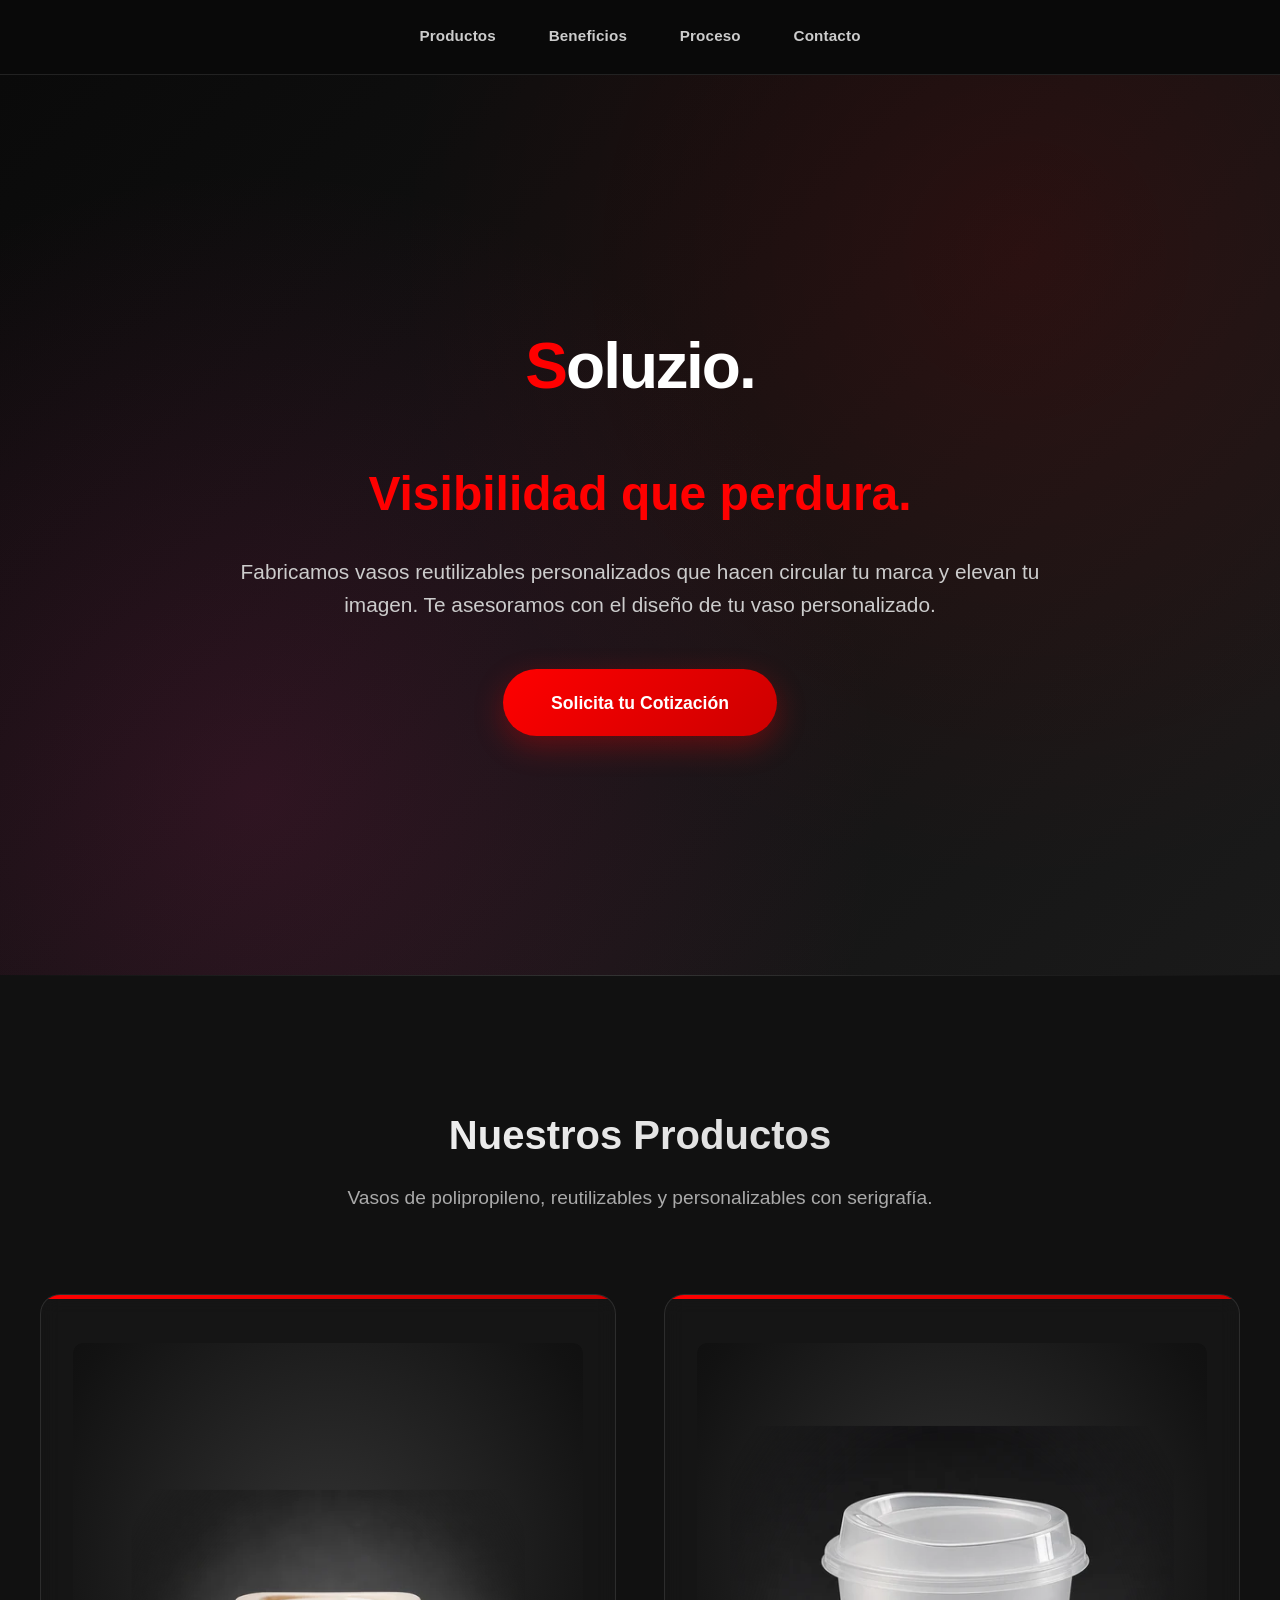
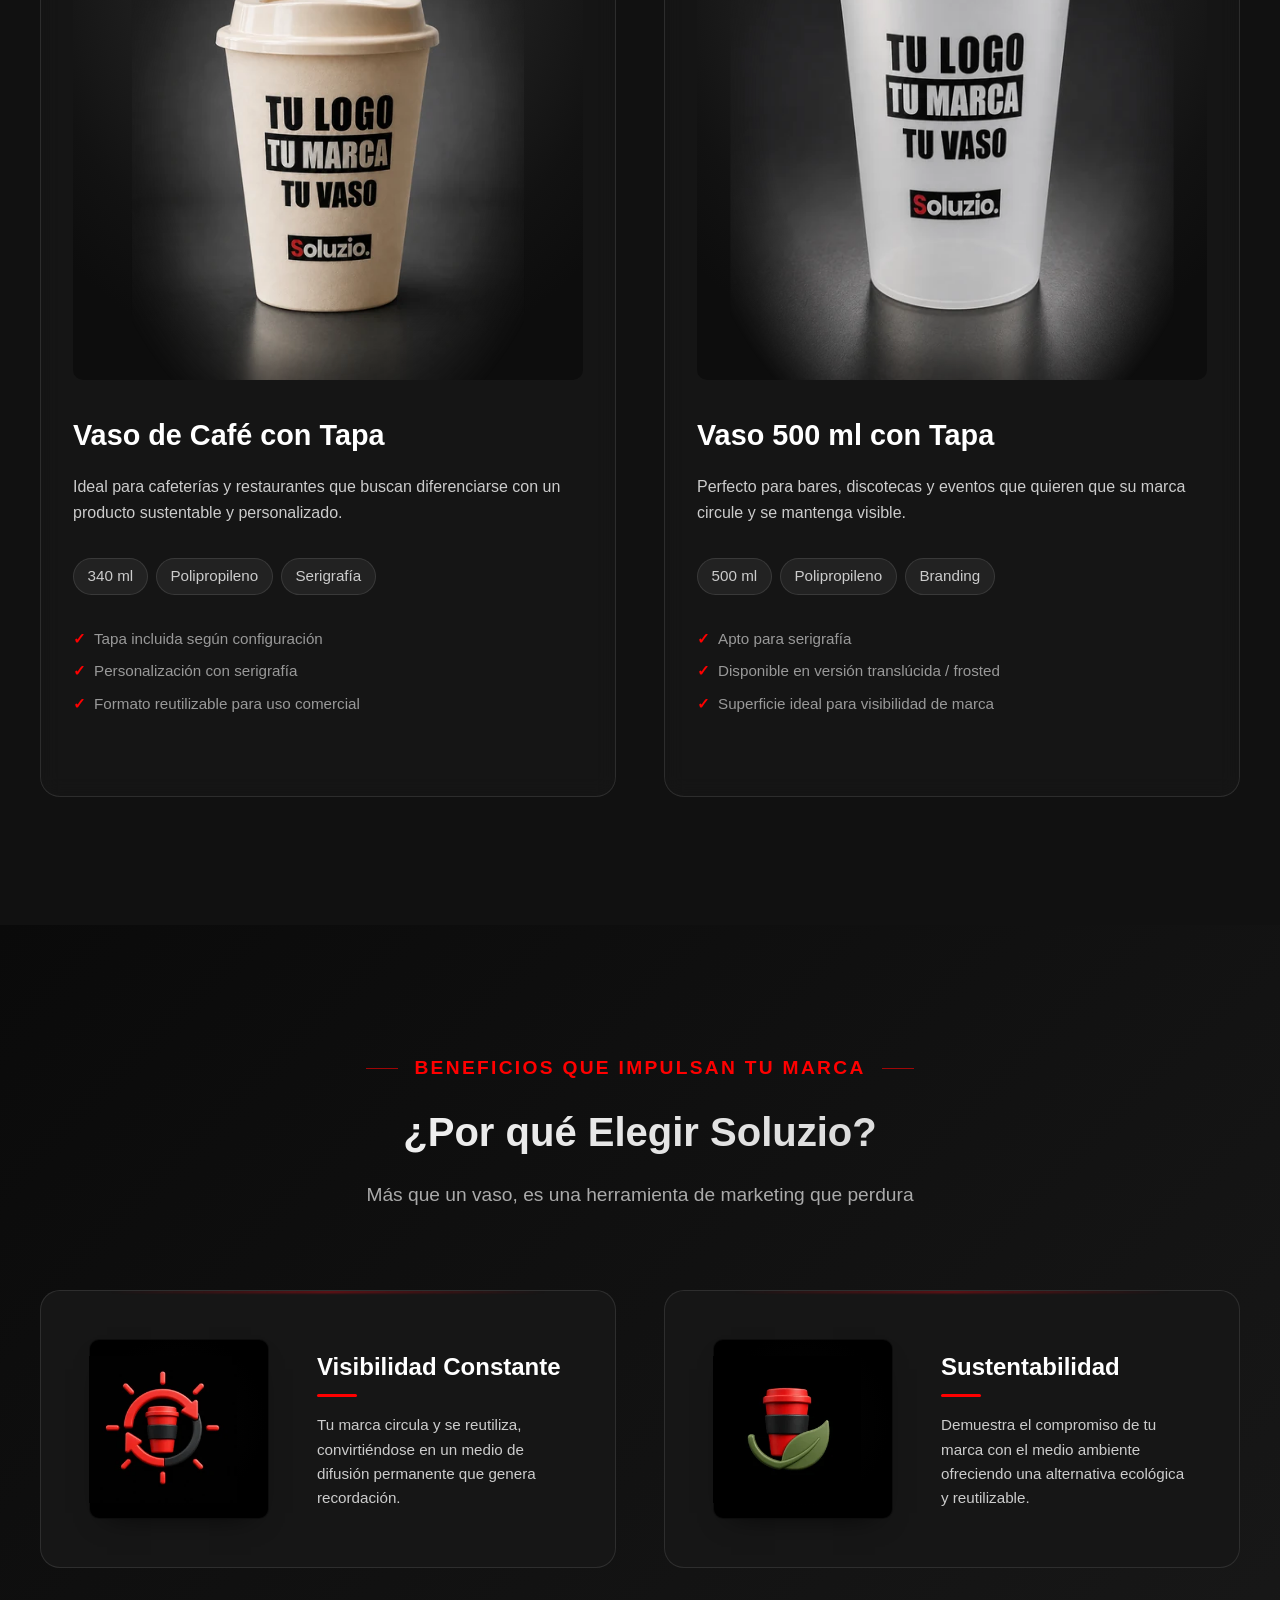
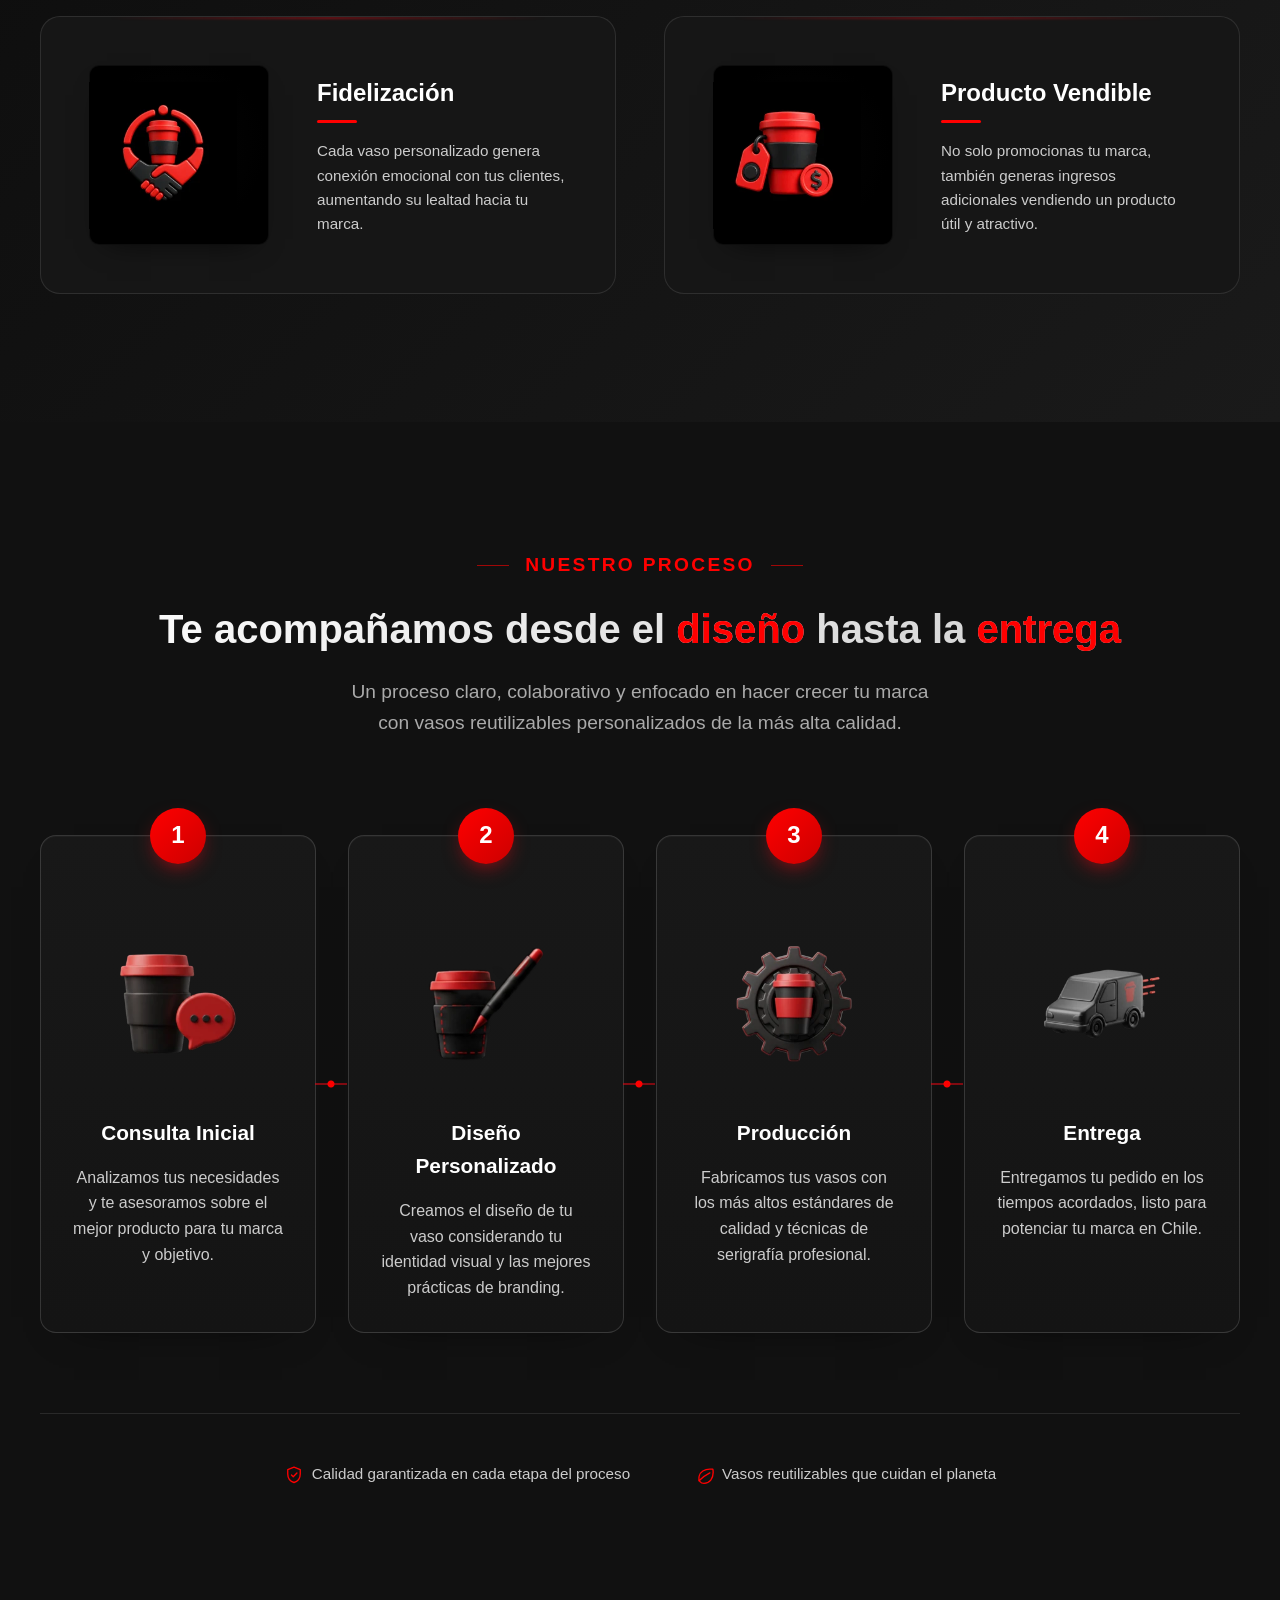
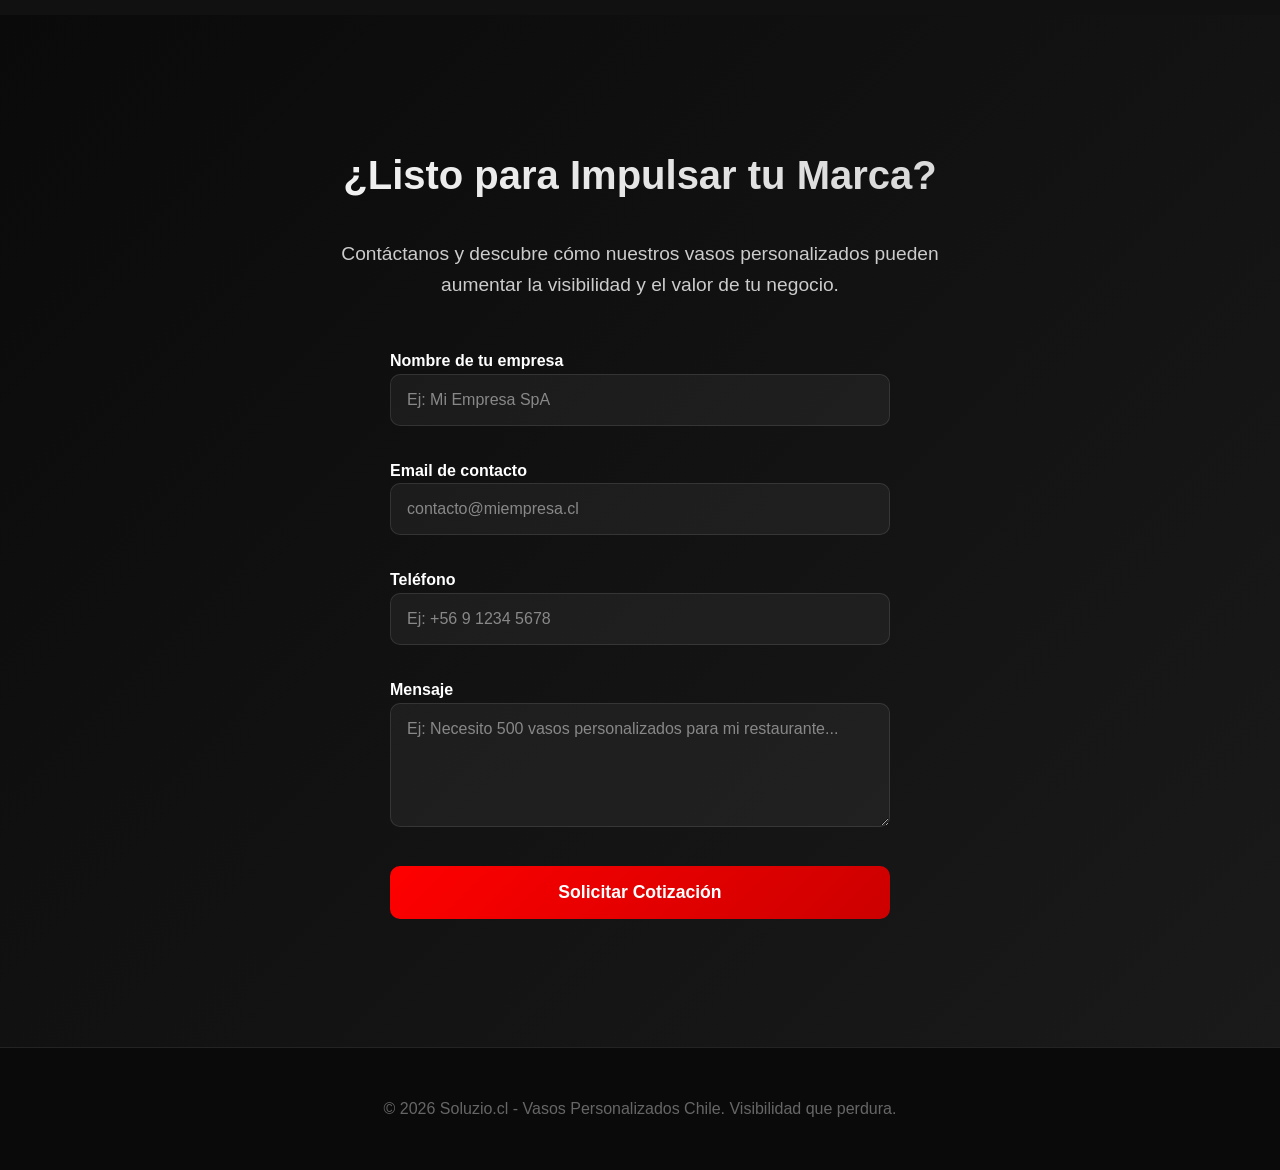
<file: index.html>
<!DOCTYPE html>
<html lang="es">
<head>
    <meta charset="UTF-8">
    <meta name="viewport" content="width=device-width, initial-scale=1.0">
    <title>Soluzio - Vasos Personalizados Reutilizables | Chile</title>
    
    <!-- SEO Meta Tags -->
    <meta name="description" content="Fabricamos vasos reutilizables personalizados en Chile. Polipropileno libre de BPA, ecológicos y personalizados con serigrafía profesional. Aumenta la visibilidad de tu marca con Soluzio.">
    <meta name="keywords" content="vasos personalizados, vasos reutilizables, vasos ecológicos, merchandising empresarial, Chile, branding, serigrafía, polipropileno">
    <meta name="author" content="Soluzio">
    <meta name="robots" content="index, follow">
    <link rel="canonical" href="https://soluzio.cl/">
    
    <!-- Open Graph Tags -->
    <meta property="og:title" content="Soluzio - Vasos Personalizados Reutilizables">
    <meta property="og:description" content="Fabricamos vasos reutilizables personalizados que hacen circular tu marca. Ecológicos, sustentables y con serigrafía profesional.">
    <meta property="og:type" content="website">
    <meta property="og:url" content="https://soluzio.cl/">
    <meta property="og:image" content="https://soluzio.cl/og-image.jpg">
    <meta property="og:site_name" content="Soluzio">
    <meta property="og:locale" content="es_CL">
    
    <!-- Twitter Card Tags -->
    <meta name="twitter:card" content="summary_large_image">
    <meta name="twitter:title" content="Soluzio - Vasos Personalizados">
    <meta name="twitter:description" content="Vasos reutilizables personalizados para tu marca. Visibilidad que perdura.">
    <meta name="twitter:image" content="https://soluzio.cl/twitter-image.jpg">
    
    <!-- Favicon -->
    <link rel="icon" type="image/svg+xml" href="data:image/svg+xml,%3Csvg xmlns='http://www.w3.org/2000/svg' viewBox='0 0 100 100'%3E%3Ctext y='.9em' font-size='90'%3E🥤%3C/text%3E%3C/svg%3E">
    
    <!-- Performance Optimizations -->
    <link rel="preconnect" href="https://formspree.io">
    <link rel="dns-prefetch" href="https://formspree.io">
    
    <!-- Schema.org JSON-LD -->
    <script type="application/ld+json">
    {
      "@context": "https://schema.org",
      "@type": "LocalBusiness",
      "name": "Soluzio",
      "url": "https://soluzio.cl",
      "logo": "https://soluzio.cl/logo.png",
      "description": "Fabricación de vasos reutilizables personalizados con serigrafía profesional",
      "address": {
        "@type": "PostalAddress",
        "addressCountry": "CL"
      },
      "contactPoint": {
        "@type": "ContactPoint",
        "contactType": "customer service",
        "email": "contacto@soluzio.cl"
      },
      "serviceType": ["Vasos Personalizados", "Merchandising Empresarial", "Productos Ecológicos"],
      "areaServed": "Chile",
      "priceRange": "$$"
    }
    </script>
    
    <!-- Critical CSS (above-the-fold) -->
    <style>
        * { margin: 0; padding: 0; box-sizing: border-box; }
        body { font-family: 'Inter', -apple-system, BlinkMacSystemFont, 'Segoe UI', sans-serif; background: #0a0a0a; color: #ffffff; overflow-x: hidden; line-height: 1.6; }
        html { scroll-behavior: smooth; }
        .hero { min-height: 100vh; display: flex; align-items: center; justify-content: center; position: relative; background: linear-gradient(135deg, #0a0a0a 0%, #1a1a1a 100%); }
        @keyframes fadeInUp { from { opacity: 0; transform: translateY(30px); } to { opacity: 1; transform: translateY(0); } }
    </style>
    
    <!-- Full CSS loaded async -->
    <link rel="stylesheet" href="styles.css?v=v4-1-process-layout">
</head>
<body>
    <!-- Hero Section -->
    <header role="banner">
        <nav class="site-nav" aria-label="Navegación principal">
            <ul class="site-nav-links">
                <li><a href="#products">Productos</a></li>
                <li><a href="#benefits">Beneficios</a></li>
                <li><a href="#process">Proceso</a></li>
                <li><a href="#contact">Contacto</a></li>
            </ul>
        </nav>
        <section class="hero" id="hero" aria-labelledby="hero-title">
            <div class="hero-content">
                <h1 class="logo" id="hero-title"><span class="s">S</span>oluzio.</h1>
                <h2 class="hero-headline"><span class="highlight">Visibilidad que perdura.</span></h2>
                <p class="hero-description">
                    Fabricamos vasos reutilizables personalizados que hacen circular tu marca y elevan tu imagen. 
                    Te asesoramos con el diseño de tu vaso personalizado.
                </p>
                <a href="#contact" class="cta-button" aria-label="Solicitar cotización">Solicita tu Cotización</a>
            </div>
        </section>
    </header>

    <main role="main">
        <!-- Products Section -->
        <section class="products" id="products" aria-labelledby="products-title">
            <div class="container">
                <h2 class="section-title" id="products-title">Nuestros Productos</h2>
                <p class="section-subtitle">
                    Vasos de polipropileno, reutilizables y personalizables con serigrafía.
                </p>

            <div class="products-grid">
                <div class="product-card">
                    <div class="product-visual product-visual--cafe">
                        <picture>
                            <source
                                type="image/webp"
                                srcset="assets/img/producto-v3-1-cafe-340-beige-480.webp 480w, assets/img/producto-v3-1-cafe-340-beige-720.webp 720w"
                                sizes="(max-width: 480px) 80vw, 420px"
                            >
                            <img
                                src="assets/img/producto-v3-1-cafe-340-beige-480.png"
                                srcset="assets/img/producto-v3-1-cafe-340-beige-480.png 480w, assets/img/producto-v3-1-cafe-340-beige-720.png 720w"
                                sizes="(max-width: 480px) 80vw, 420px"
                                width="720"
                                height="900"
                                alt="Vaso de café reutilizable beige de 340 ml con tapa y ejemplo genérico de personalización"
                                loading="lazy"
                                decoding="async"
                                class="product-photo"
                            >
                        </picture>
                    </div>
                    <h3 class="product-title">Vaso de Café con Tapa</h3>
                    <p class="product-description">
                        Ideal para cafeterías y restaurantes que buscan diferenciarse
                        con un producto sustentable y personalizado.
                    </p>
                    <ul class="product-chips">
                        <li>340 ml</li>
                        <li>Polipropileno</li>
                        <li>Serigrafía</li>
                    </ul>
                    <ul class="product-features">
                        <li>Tapa incluida según configuración</li>
                        <li>Personalización con serigrafía</li>
                        <li>Formato reutilizable para uso comercial</li>
                    </ul>
                </div>

                <div class="product-card">
                    <div class="product-visual product-visual--frosted">
                        <picture>
                            <source
                                type="image/webp"
                                srcset="assets/img/producto-v3-1-frosted-500-480.webp 480w, assets/img/producto-v3-1-frosted-500-720.webp 720w"
                                sizes="(max-width: 480px) 80vw, 420px"
                            >
                            <img
                                src="assets/img/producto-v3-1-frosted-500-480.png"
                                srcset="assets/img/producto-v3-1-frosted-500-480.png 480w, assets/img/producto-v3-1-frosted-500-720.png 720w"
                                sizes="(max-width: 480px) 80vw, 420px"
                                width="720"
                                height="900"
                                alt="Vaso frosted de 500 ml con tapa y ejemplo genérico de personalización"
                                loading="lazy"
                                decoding="async"
                                class="product-photo"
                            >
                        </picture>
                    </div>
                    <h3 class="product-title">Vaso 500 ml con Tapa</h3>
                    <p class="product-description">
                        Perfecto para bares, discotecas y eventos que quieren que
                        su marca circule y se mantenga visible.
                    </p>
                    <ul class="product-chips">
                        <li>500 ml</li>
                        <li>Polipropileno</li>
                        <li>Branding</li>
                    </ul>
                    <ul class="product-features">
                        <li>Apto para serigrafía</li>
                        <li>Disponible en versión translúcida / frosted</li>
                        <li>Superficie ideal para visibilidad de marca</li>
                    </ul>
                </div>
            </div>
        </div>
    </section>
        <!-- Benefits Section -->
        <section class="benefits" id="benefits" aria-labelledby="benefits-title">
            <div class="container">
                <div class="benefits-header">
                    <p class="benefits-eyebrow">BENEFICIOS QUE IMPULSAN TU MARCA</p>
                    <h2 class="section-title" id="benefits-title">¿Por qué Elegir Soluzio?</h2>
                    <p class="section-subtitle">
                        Más que un vaso, es una herramienta de marketing que perdura
                    </p>
                </div>

            <div class="benefits-grid">
                <article class="benefit-card">
                    <div class="benefit-media">
                        <picture>
                            <source
                                type="image/webp"
                                srcset="assets/img/beneficio-visibilidad-256.webp 256w, assets/img/beneficio-visibilidad-384.webp 384w"
                                sizes="(max-width: 767px) 136px, 180px"
                            >
                            <img
                                src="assets/img/beneficio-visibilidad-384.jpg"
                                width="384"
                                height="384"
                                alt=""
                                loading="lazy"
                                decoding="async"
                                class="benefit-media-img"
                            >
                        </picture>
                    </div>
                    <div class="benefit-content">
                        <h3 class="benefit-title">Visibilidad Constante</h3>
                        <span class="benefit-accent" aria-hidden="true"></span>
                        <p class="benefit-description">
                            Tu marca circula y se reutiliza, convirtiéndose en un medio
                            de difusión permanente que genera recordación.
                        </p>
                    </div>
                </article>

                <article class="benefit-card">
                    <div class="benefit-media">
                        <picture>
                            <source
                                type="image/webp"
                                srcset="assets/img/beneficio-sustentabilidad-256.webp 256w, assets/img/beneficio-sustentabilidad-384.webp 384w"
                                sizes="(max-width: 767px) 136px, 180px"
                            >
                            <img
                                src="assets/img/beneficio-sustentabilidad-384.jpg"
                                width="384"
                                height="384"
                                alt=""
                                loading="lazy"
                                decoding="async"
                                class="benefit-media-img"
                            >
                        </picture>
                    </div>
                    <div class="benefit-content">
                        <h3 class="benefit-title">Sustentabilidad</h3>
                        <span class="benefit-accent" aria-hidden="true"></span>
                        <p class="benefit-description">
                            Demuestra el compromiso de tu marca con el medio ambiente
                            ofreciendo una alternativa ecológica y reutilizable.
                        </p>
                    </div>
                </article>

                <article class="benefit-card">
                    <div class="benefit-media">
                        <picture>
                            <source
                                type="image/webp"
                                srcset="assets/img/beneficio-fidelizacion-256.webp 256w, assets/img/beneficio-fidelizacion-384.webp 384w"
                                sizes="(max-width: 767px) 136px, 180px"
                            >
                            <img
                                src="assets/img/beneficio-fidelizacion-384.jpg"
                                width="384"
                                height="384"
                                alt=""
                                loading="lazy"
                                decoding="async"
                                class="benefit-media-img"
                            >
                        </picture>
                    </div>
                    <div class="benefit-content">
                        <h3 class="benefit-title">Fidelización</h3>
                        <span class="benefit-accent" aria-hidden="true"></span>
                        <p class="benefit-description">
                            Cada vaso personalizado genera conexión emocional con
                            tus clientes, aumentando su lealtad hacia tu marca.
                        </p>
                    </div>
                </article>

                <article class="benefit-card">
                    <div class="benefit-media">
                        <picture>
                            <source
                                type="image/webp"
                                srcset="assets/img/beneficio-producto-vendible-256.webp 256w, assets/img/beneficio-producto-vendible-384.webp 384w"
                                sizes="(max-width: 767px) 136px, 180px"
                            >
                            <img
                                src="assets/img/beneficio-producto-vendible-384.jpg"
                                width="384"
                                height="384"
                                alt=""
                                loading="lazy"
                                decoding="async"
                                class="benefit-media-img"
                            >
                        </picture>
                    </div>
                    <div class="benefit-content">
                        <h3 class="benefit-title">Producto Vendible</h3>
                        <span class="benefit-accent" aria-hidden="true"></span>
                        <p class="benefit-description">
                            No solo promocionas tu marca, también generas ingresos
                            adicionales vendiendo un producto útil y atractivo.
                        </p>
                    </div>
                </article>
            </div>
        </div>
    </section>
        <!-- Process Section -->
        <section class="process" id="process" aria-labelledby="process-title">
            <div class="container">
                <div class="process-header">
                    <p class="process-eyebrow">NUESTRO PROCESO</p>
                    <h2 class="section-title" id="process-title">Te acompañamos desde el <span class="text-accent">diseño</span> hasta la <span class="text-accent">entrega</span></h2>
                    <p class="section-subtitle">
                        Un proceso claro, colaborativo y enfocado en hacer crecer tu marca
                        con vasos reutilizables personalizados de la más alta calidad.
                    </p>
                </div>

            <div class="process-steps">
                <div class="process-step">
                    <div class="step-number">1</div>
                    <div class="step-icon">
                        <picture>
                            <source type="image/webp" srcset="assets/img/proceso-consulta-inicial-256.webp 256w, assets/img/proceso-consulta-inicial-512.webp 512w" sizes="(max-width: 768px) 148px, (max-width: 1024px) 156px, 160px">
                            <img src="assets/img/proceso-consulta-inicial-512.png" width="512" height="512" alt="Ícono de consulta inicial: vaso reutilizable Soluzio junto a un globo de conversación" loading="lazy" decoding="async" class="step-icon-img">
                        </picture>
                    </div>
                    <h3 class="step-title">Consulta Inicial</h3>
                    <p class="step-description">
                        Analizamos tus necesidades y te asesoramos sobre el mejor
                        producto para tu marca y objetivo.
                    </p>
                </div>

                <div class="process-step">
                    <div class="step-number">2</div>
                    <div class="step-icon">
                        <picture>
                            <source type="image/webp" srcset="assets/img/proceso-diseno-personalizado-256.webp 256w, assets/img/proceso-diseno-personalizado-512.webp 512w" sizes="(max-width: 768px) 148px, (max-width: 1024px) 156px, 160px">
                            <img src="assets/img/proceso-diseno-personalizado-512.png" width="512" height="512" alt="Ícono de diseño personalizado: vaso reutilizable Soluzio con lápiz de diseño sobre un área de selección" loading="lazy" decoding="async" class="step-icon-img">
                        </picture>
                    </div>
                    <h3 class="step-title">Diseño Personalizado</h3>
                    <p class="step-description">
                        Creamos el diseño de tu vaso considerando tu identidad
                        visual y las mejores prácticas de branding.
                    </p>
                </div>

                <div class="process-step">
                    <div class="step-number">3</div>
                    <div class="step-icon">
                        <picture>
                            <source type="image/webp" srcset="assets/img/proceso-produccion-256.webp 256w, assets/img/proceso-produccion-512.webp 512w" sizes="(max-width: 768px) 148px, (max-width: 1024px) 156px, 160px">
                            <img src="assets/img/proceso-produccion-512.png" width="512" height="512" alt="Ícono de producción: vaso reutilizable Soluzio dentro de un engranaje" loading="lazy" decoding="async" class="step-icon-img">
                        </picture>
                    </div>
                    <h3 class="step-title">Producción</h3>
                    <p class="step-description">
                        Fabricamos tus vasos con los más altos estándares de
                        calidad y técnicas de serigrafía profesional.
                    </p>
                </div>

                <div class="process-step">
                    <div class="step-number">4</div>
                    <div class="step-icon">
                        <picture>
                            <source type="image/webp" srcset="assets/img/proceso-entrega-256.webp 256w, assets/img/proceso-entrega-512.webp 512w" sizes="(max-width: 768px) 148px, (max-width: 1024px) 156px, 160px">
                            <img src="assets/img/proceso-entrega-512.png" width="512" height="512" alt="Ícono de entrega: furgón de reparto con líneas de movimiento" loading="lazy" decoding="async" class="step-icon-img">
                        </picture>
                    </div>
                    <h3 class="step-title">Entrega</h3>
                    <p class="step-description">
                        Entregamos tu pedido en los tiempos acordados,
                        listo para potenciar tu marca en Chile.
                    </p>
                </div>
            </div>

            <div class="process-footer">
                <p class="process-footer-item">
                    <svg class="process-footer-icon" viewBox="0 0 24 24" aria-hidden="true" focusable="false">
                        <path d="M12 2.5 4.5 5.5v5.2c0 4.9 3.2 8.9 7.5 10.3 4.3-1.4 7.5-5.4 7.5-10.3V5.5L12 2.5Z" fill="none" stroke="currentColor" stroke-width="1.6" stroke-linejoin="round"/>
                        <path d="m9 12 2.1 2.1L15.5 9.5" fill="none" stroke="currentColor" stroke-width="1.6" stroke-linecap="round" stroke-linejoin="round"/>
                    </svg>
                    Calidad garantizada en cada etapa del proceso
                </p>
                <p class="process-footer-item">
                    <svg class="process-footer-icon" viewBox="0 0 24 24" aria-hidden="true" focusable="false">
                        <path d="M19 5c-6 0-12 3-13 9-1 5 2 8 6 8 7 0 11-6 11-13 0-1.4-.1-2.8-.4-4Z" fill="none" stroke="currentColor" stroke-width="1.6" stroke-linejoin="round"/>
                        <path d="M6 19c4-4 8-7 13-9.5" fill="none" stroke="currentColor" stroke-width="1.6" stroke-linecap="round"/>
                    </svg>
                    Vasos reutilizables que cuidan el planeta
                </p>
            </div>
        </div>
    </section>
        <!-- Contact Section -->
        <section class="contact" id="contact" aria-labelledby="contact-title">
            <div class="container">
                <h2 id="contact-title">¿Listo para Impulsar tu Marca?</h2>
                <p>
                    Contáctanos y descubre cómo nuestros vasos personalizados pueden 
                    aumentar la visibilidad y el valor de tu negocio.
                </p>
                
                <form 
                    id="contact-form"
                    class="contact-form"
                    action="https://formspree.io/f/mrbkyybo"
                    method="POST"
                    aria-label="Formulario de contacto"
                >
                    <div class="form-group">
                        <label for="contact-empresa">
                            Nombre de tu empresa
                            <input type="text" id="contact-empresa" name="empresa" placeholder="Ej: Mi Empresa SpA" required aria-required="true">
                        </label>
                    </div>
                    <div class="form-group">
                        <label for="contact-email">
                            Email de contacto
                            <input type="email" id="contact-email" name="email" placeholder="contacto@miempresa.cl" required aria-required="true">
                        </label>
                    </div>
                    <div class="form-group">
                        <label for="contact-phone">
                            Teléfono
                            <input type="tel" id="contact-phone" name="phone" placeholder="Ej: +56 9 1234 5678" required aria-required="true">
                        </label>
                    </div>
                    <div class="form-group">
                        <label for="contact-message">
                            Mensaje
                            <textarea id="contact-message" name="message" rows="5" placeholder="Ej: Necesito 500 vasos personalizados para mi restaurante..." required aria-required="true"></textarea>
                        </label>
                    </div>
                    <button type="submit" class="submit-btn">Solicitar Cotización</button>
                </form>
            </div>
        </section>
    </main>

    <!-- Footer -->
    <footer class="footer" role="contentinfo">
        <div class="container">
            <p>&copy; <span id="copyright-year">2026</span> Soluzio.cl - Vasos Personalizados Chile. Visibilidad que perdura.</p>
        </div>
    </footer>

    <!-- External JavaScript -->
    <script src="script.js" defer></script>
</body>
</html>
</file>
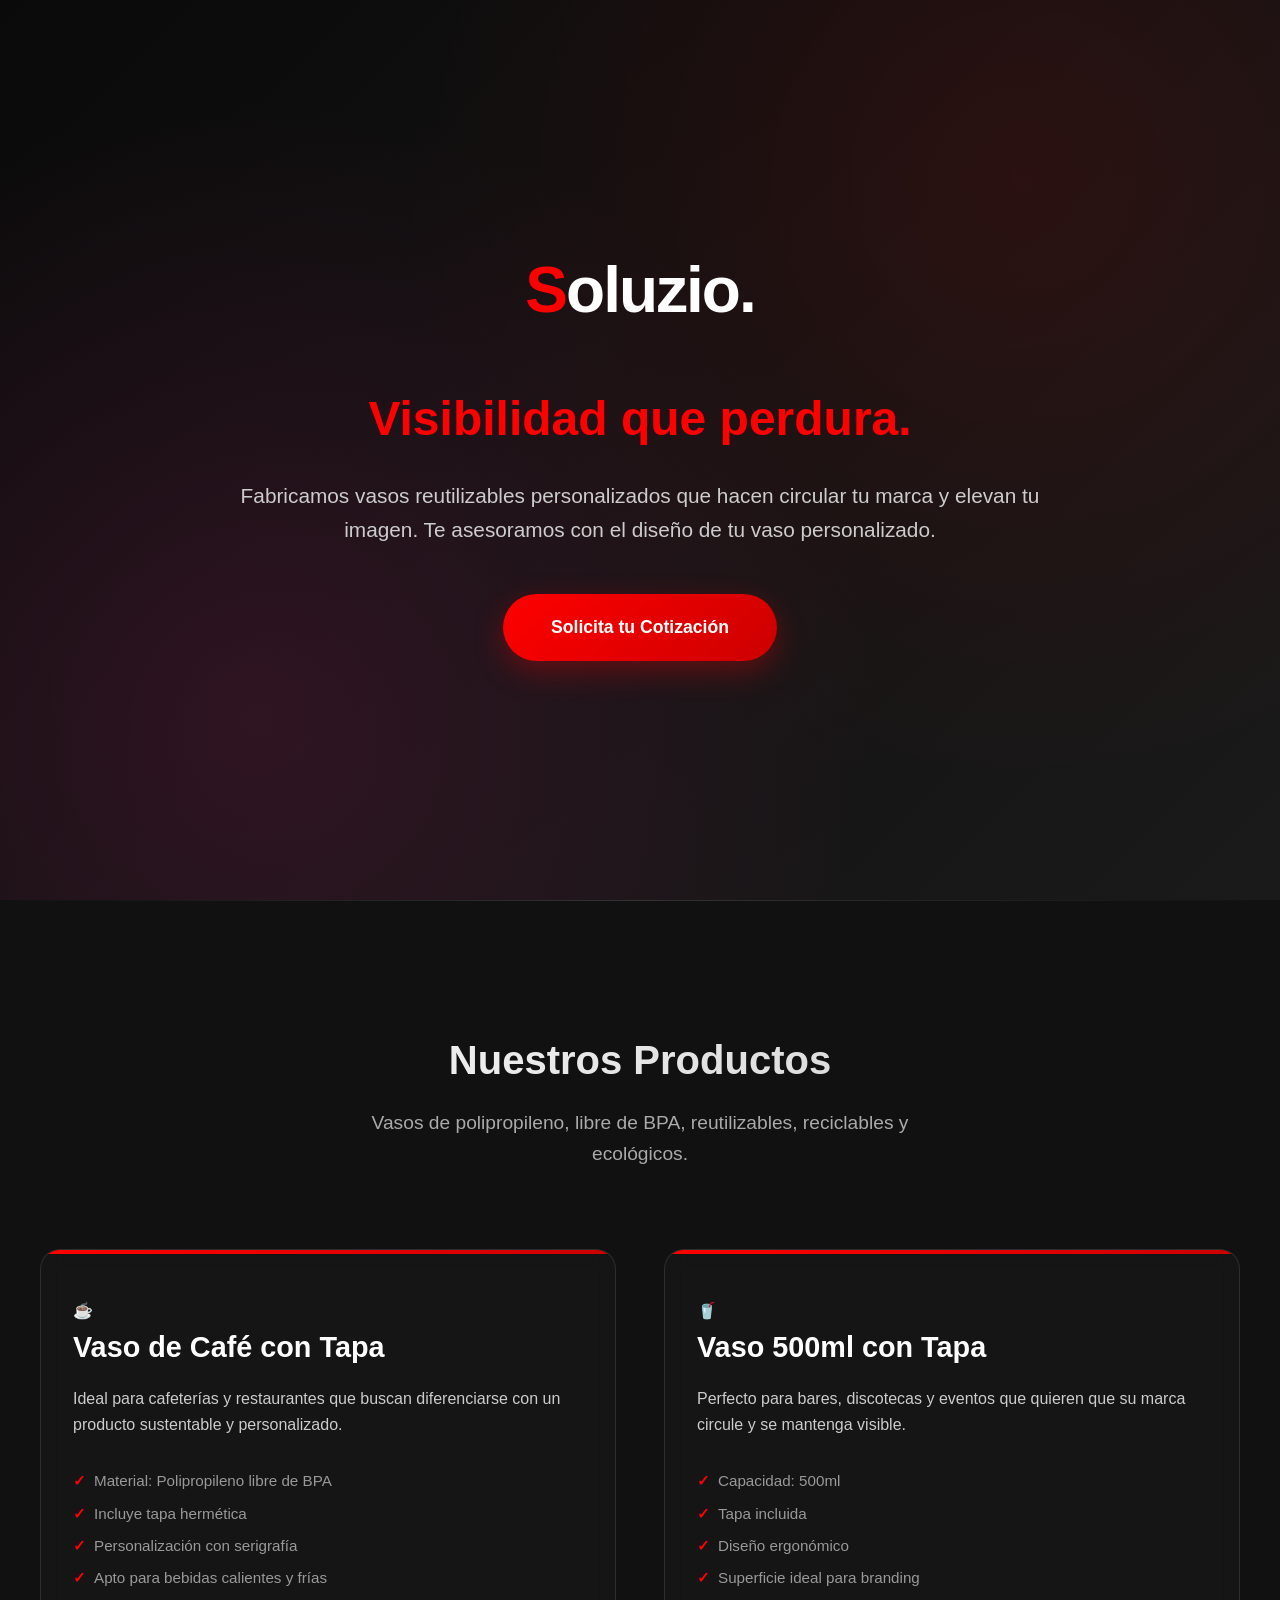
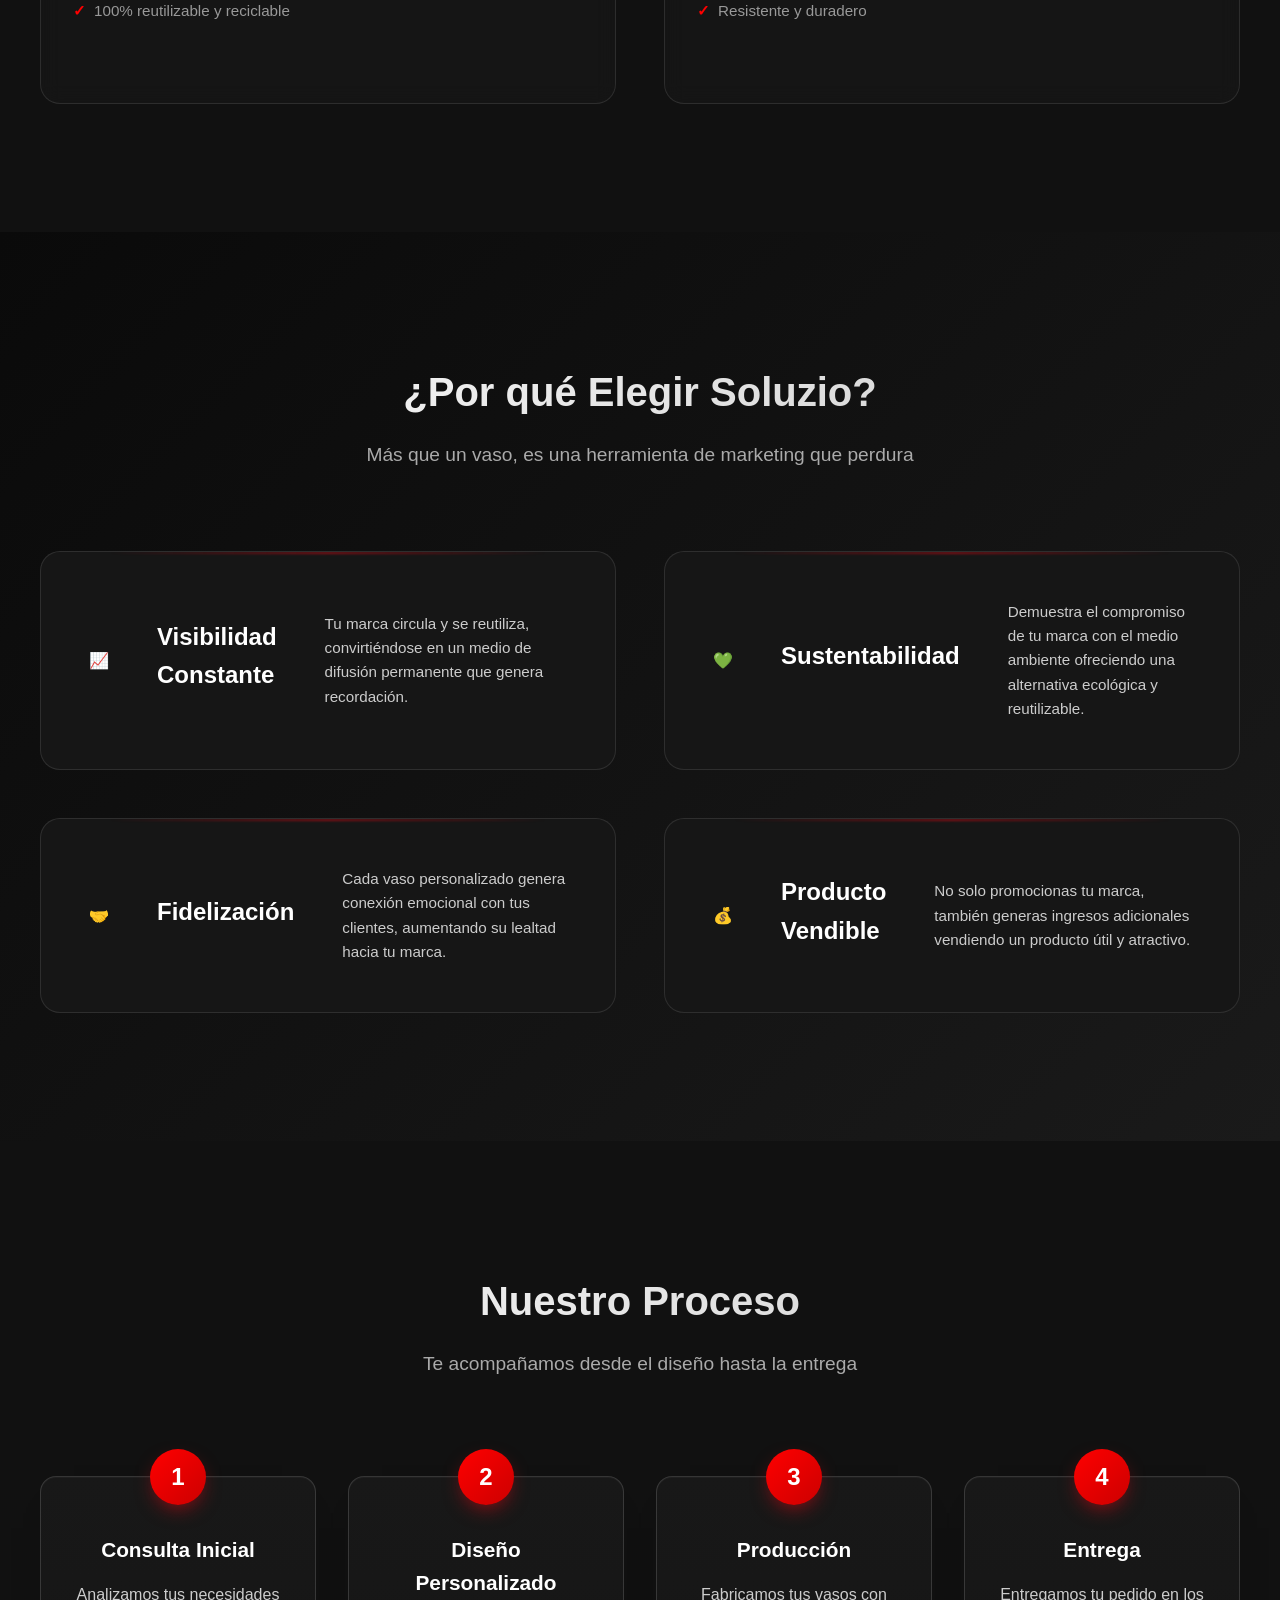
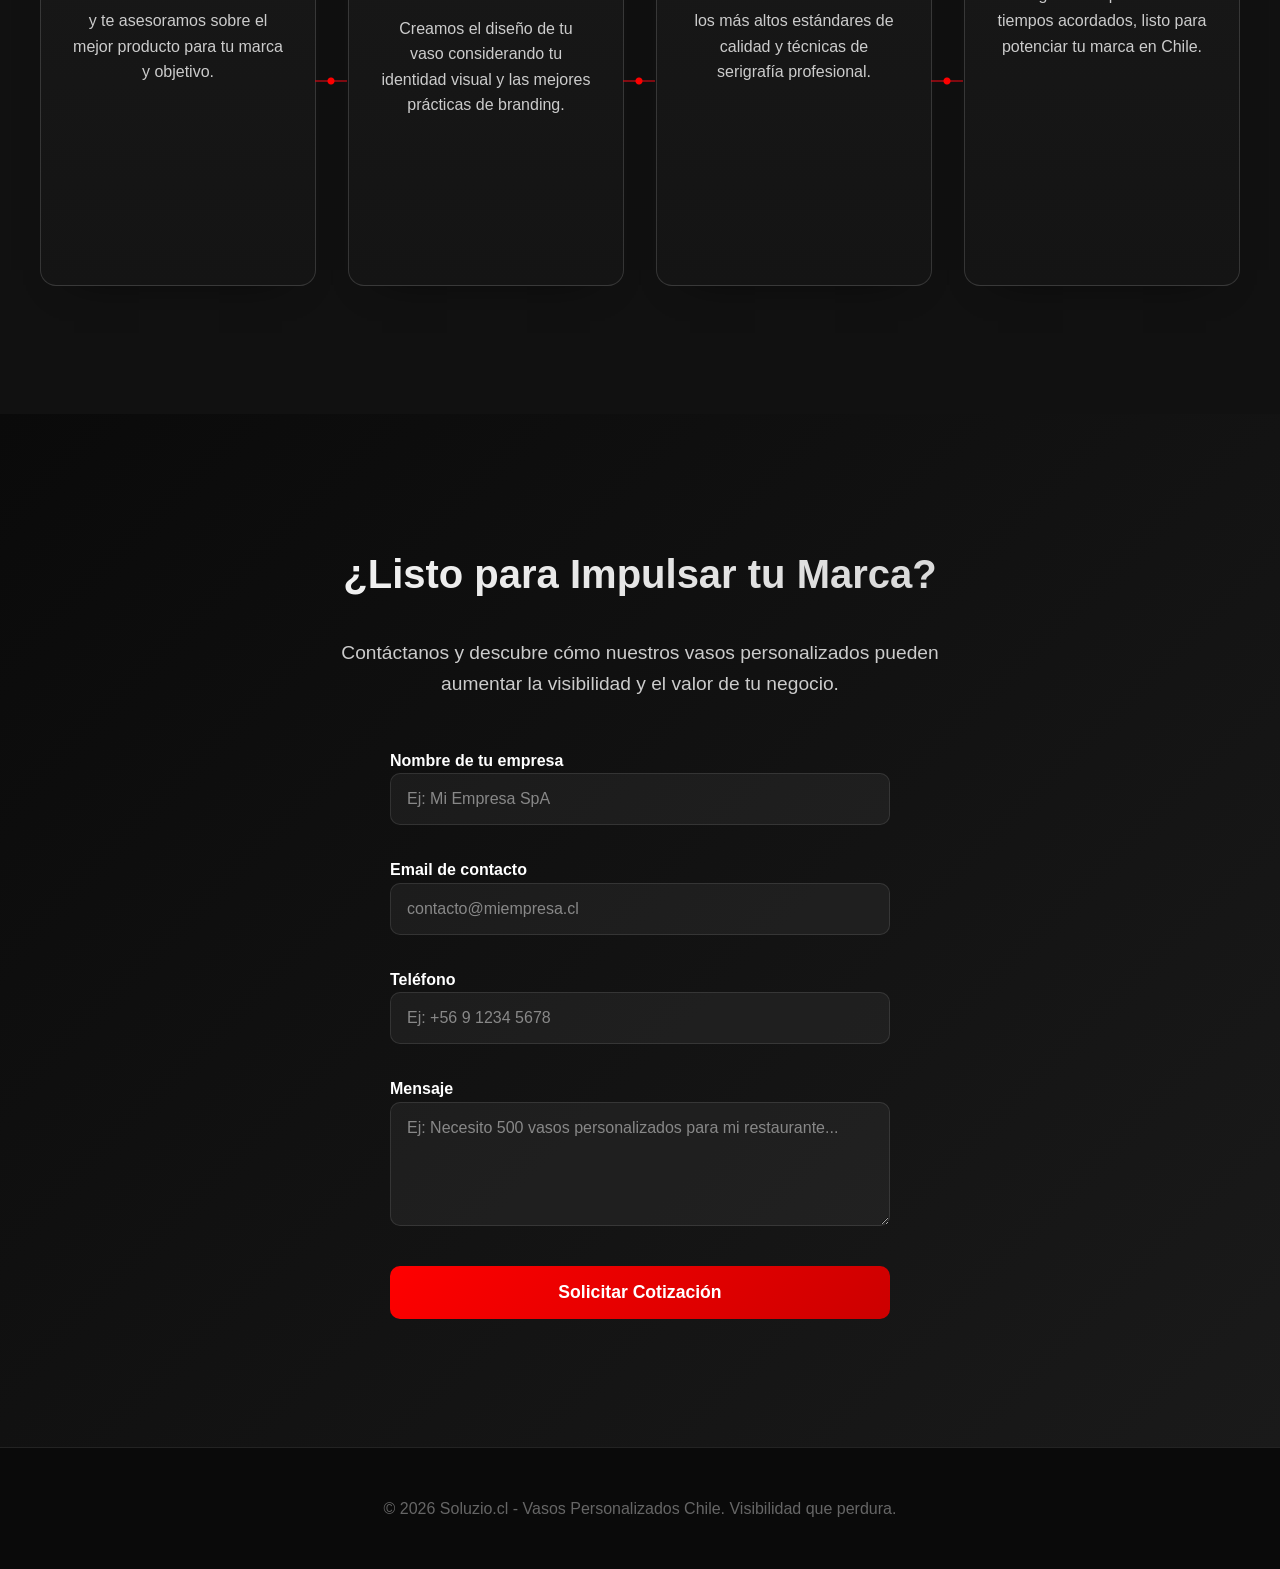
<file: index.post-merge.backup.html>
<!DOCTYPE html>
<html lang="es">
<head>
    <meta charset="UTF-8">
    <meta name="viewport" content="width=device-width, initial-scale=1.0">
    <title>Soluzio - Vasos Personalizados Reutilizables | Chile</title>
    
    <!-- SEO Meta Tags -->
    <meta name="description" content="Fabricamos vasos reutilizables personalizados en Chile. Polipropileno libre de BPA, ecológicos y personalizados con serigrafía profesional. Aumenta la visibilidad de tu marca con Soluzio.">
    <meta name="keywords" content="vasos personalizados, vasos reutilizables, vasos ecológicos, merchandising empresarial, Chile, branding, serigrafía, polipropileno">
    <meta name="author" content="Soluzio">
    <meta name="robots" content="index, follow">
    <link rel="canonical" href="https://soluzio.cl/">
    
    <!-- Open Graph Tags -->
    <meta property="og:title" content="Soluzio - Vasos Personalizados Reutilizables">
    <meta property="og:description" content="Fabricamos vasos reutilizables personalizados que hacen circular tu marca. Ecológicos, sustentables y con serigrafía profesional.">
    <meta property="og:type" content="website">
    <meta property="og:url" content="https://soluzio.cl/">
    <meta property="og:image" content="https://soluzio.cl/og-image.jpg">
    <meta property="og:site_name" content="Soluzio">
    <meta property="og:locale" content="es_CL">
    
    <!-- Twitter Card Tags -->
    <meta name="twitter:card" content="summary_large_image">
    <meta name="twitter:title" content="Soluzio - Vasos Personalizados">
    <meta name="twitter:description" content="Vasos reutilizables personalizados para tu marca. Visibilidad que perdura.">
    <meta name="twitter:image" content="https://soluzio.cl/twitter-image.jpg">
    
    <!-- Favicon -->
    <link rel="icon" type="image/svg+xml" href="data:image/svg+xml,%3Csvg xmlns='http://www.w3.org/2000/svg' viewBox='0 0 100 100'%3E%3Ctext y='.9em' font-size='90'%3E🥤%3C/text%3E%3C/svg%3E">
    
    <!-- Performance Optimizations -->
    <link rel="preconnect" href="https://formspree.io">
    <link rel="dns-prefetch" href="https://formspree.io">
    
    <!-- Schema.org JSON-LD -->
    <script type="application/ld+json">
    {
      "@context": "https://schema.org",
      "@type": "LocalBusiness",
      "name": "Soluzio",
      "url": "https://soluzio.cl",
      "logo": "https://soluzio.cl/logo.png",
      "description": "Fabricación de vasos reutilizables personalizados con serigrafía profesional",
      "address": {
        "@type": "PostalAddress",
        "addressCountry": "CL"
      },
      "contactPoint": {
        "@type": "ContactPoint",
        "contactType": "customer service",
        "email": "contacto@soluzio.cl"
      },
      "serviceType": ["Vasos Personalizados", "Merchandising Empresarial", "Productos Ecológicos"],
      "areaServed": "Chile",
      "priceRange": "$$"
    }
    </script>
    
    <!-- Critical CSS (above-the-fold) -->
    <style>
        * { margin: 0; padding: 0; box-sizing: border-box; }
        body { font-family: 'Inter', -apple-system, BlinkMacSystemFont, 'Segoe UI', sans-serif; background: #0a0a0a; color: #ffffff; overflow-x: hidden; line-height: 1.6; }
        html { scroll-behavior: smooth; }
        .hero { min-height: 100vh; display: flex; align-items: center; justify-content: center; position: relative; background: linear-gradient(135deg, #0a0a0a 0%, #1a1a1a 100%); }
        @keyframes fadeInUp { from { opacity: 0; transform: translateY(30px); } to { opacity: 1; transform: translateY(0); } }
    </style>
    
    <!-- Full CSS loaded async -->
    <link rel="stylesheet" href="styles.css">
</head>
<body>
    <!-- Hero Section -->
    <header role="banner">
        <section class="hero" id="hero" aria-labelledby="hero-title">
            <div class="hero-content">
                <h1 class="logo" id="hero-title"><span class="s">S</span>oluzio.</h1>
                <h2 class="hero-headline"><span class="highlight">Visibilidad que perdura.</span></h2>
                <p class="hero-description">
                    Fabricamos vasos reutilizables personalizados que hacen circular tu marca y elevan tu imagen. 
                    Te asesoramos con el diseño de tu vaso personalizado.
                </p>
                <a href="#contact" class="cta-button" aria-label="Solicitar cotización">Solicita tu Cotización</a>
            </div>
        </section>
    </header>

    <main role="main">
        <!-- Products Section -->
        <section class="products" id="products" aria-labelledby="products-title">
            <div class="container">
                <h2 class="section-title" id="products-title">Nuestros Productos</h2>
                <p class="section-subtitle">
                    Vasos de polipropileno, libre de BPA, reutilizables, reciclables y ecológicos.
                </p>
            
            <div class="products-grid">
                <div class="product-card">
                    <div class="product-icon">☕</div>
                    <h3 class="product-title">Vaso de Café con Tapa</h3>
                    <p class="product-description">
                        Ideal para cafeterías y restaurantes que buscan diferenciarse 
                        con un producto sustentable y personalizado.
                    </p>
                    <ul class="product-features">
                        <li>Material: Polipropileno libre de BPA</li>
                        <li>Incluye tapa hermética</li>
                        <li>Personalización con serigrafía</li>
                        <li>Apto para bebidas calientes y frías</li>
                        <li>100% reutilizable y reciclable</li>
                    </ul>
                </div>
                
                <div class="product-card">
                    <div class="product-icon">🥤</div>
                    <h3 class="product-title">Vaso 500ml con Tapa</h3>
                    <p class="product-description">
                        Perfecto para bares, discotecas y eventos que quieren que 
                        su marca circule y se mantenga visible.
                    </p>
                    <ul class="product-features">
                        <li>Capacidad: 500ml</li>
                        <li>Tapa incluida</li>
                        <li>Diseño ergonómico</li>
                        <li>Superficie ideal para branding</li>
                        <li>Resistente y duradero</li>
                    </ul>
                </div>
            </div>
        </div>
    </section>
        <!-- Benefits Section -->
        <section class="benefits" id="benefits" aria-labelledby="benefits-title">
            <div class="container">
                <h2 class="section-title" id="benefits-title">¿Por qué Elegir Soluzio?</h2>
                <p class="section-subtitle">
                    Más que un vaso, es una herramienta de marketing que perdura
                </p>
            
            <div class="benefits-grid">
                <div class="benefit-card">
                    <div class="benefit-icon">📈</div>
                    <h3 class="benefit-title">Visibilidad Constante</h3>
                    <p class="benefit-description">
                        Tu marca circula y se reutiliza, convirtiéndose en un medio 
                        de difusión permanente que genera recordación.
                    </p>
                </div>
                
                <div class="benefit-card">
                    <div class="benefit-icon">💚</div>
                    <h3 class="benefit-title">Sustentabilidad</h3>
                    <p class="benefit-description">
                        Demuestra el compromiso de tu marca con el medio ambiente 
                        ofreciendo una alternativa ecológica y reutilizable.
                    </p>
                </div>
                
                <div class="benefit-card">
                    <div class="benefit-icon">🤝</div>
                    <h3 class="benefit-title">Fidelización</h3>
                    <p class="benefit-description">
                        Cada vaso personalizado genera conexión emocional con 
                        tus clientes, aumentando su lealtad hacia tu marca.
                    </p>
                </div>
                
                <div class="benefit-card">
                    <div class="benefit-icon">💰</div>
                    <h3 class="benefit-title">Producto Vendible</h3>
                    <p class="benefit-description">
                        No solo promocionas tu marca, también generas ingresos 
                        adicionales vendiendo un producto útil y atractivo.
                    </p>
                </div>
            </div>
        </div>
    </section>
        <!-- Process Section -->
        <section class="process" id="process" aria-labelledby="process-title">
            <div class="container">
                <h2 class="section-title" id="process-title">Nuestro Proceso</h2>
                <p class="section-subtitle">
                    Te acompañamos desde el diseño hasta la entrega
                </p>
            
            <div class="process-steps">
                <div class="process-step">
                    <div class="step-number">1</div>
                    <h3 class="step-title">Consulta Inicial</h3>
                    <p class="step-description">
                        Analizamos tus necesidades y te asesoramos sobre el mejor 
                        producto para tu marca y objetivo.
                    </p>
                </div>
                
                <div class="process-step">
                    <div class="step-number">2</div>
                    <h3 class="step-title">Diseño Personalizado</h3>
                    <p class="step-description">
                        Creamos el diseño de tu vaso considerando tu identidad 
                        visual y las mejores prácticas de branding.
                    </p>
                </div>
                
                <div class="process-step">
                    <div class="step-number">3</div>
                    <h3 class="step-title">Producción</h3>
                    <p class="step-description">
                        Fabricamos tus vasos con los más altos estándares de 
                        calidad y técnicas de serigrafía profesional.
                    </p>
                </div>
                
                <div class="process-step">
                    <div class="step-number">4</div>
                    <h3 class="step-title">Entrega</h3>
                    <p class="step-description">
                        Entregamos tu pedido en los tiempos acordados, 
                        listo para potenciar tu marca en Chile.
                    </p>
                </div>
            </div>
        </div>
    </section>
        <!-- Contact Section -->
        <section class="contact" id="contact" aria-labelledby="contact-title">
            <div class="container">
                <h2 id="contact-title">¿Listo para Impulsar tu Marca?</h2>
                <p>
                    Contáctanos y descubre cómo nuestros vasos personalizados pueden 
                    aumentar la visibilidad y el valor de tu negocio.
                </p>
                
                <form 
                    id="contact-form"
                    class="contact-form"
                    action="https://formspree.io/f/mrbkyybo"
                    method="POST"
                    aria-label="Formulario de contacto"
                >
                    <div class="form-group">
                        <label for="contact-empresa">
                            Nombre de tu empresa
                            <input type="text" id="contact-empresa" name="empresa" placeholder="Ej: Mi Empresa SpA" required aria-required="true">
                        </label>
                    </div>
                    <div class="form-group">
                        <label for="contact-email">
                            Email de contacto
                            <input type="email" id="contact-email" name="email" placeholder="contacto@miempresa.cl" required aria-required="true">
                        </label>
                    </div>
                    <div class="form-group">
                        <label for="contact-phone">
                            Teléfono
                            <input type="tel" id="contact-phone" name="phone" placeholder="Ej: +56 9 1234 5678" required aria-required="true">
                        </label>
                    </div>
                    <div class="form-group">
                        <label for="contact-message">
                            Mensaje
                            <textarea id="contact-message" name="message" rows="5" placeholder="Ej: Necesito 500 vasos personalizados para mi restaurante..." required aria-required="true"></textarea>
                        </label>
                    </div>
                    <button type="submit" class="submit-btn">Solicitar Cotización</button>
                </form>
            </div>
        </section>
    </main>

    <!-- Footer -->
    <footer class="footer" role="contentinfo">
        <div class="container">
            <p>&copy; <span id="copyright-year">2026</span> Soluzio.cl - Vasos Personalizados Chile. Visibilidad que perdura.</p>
        </div>
    </footer>

    <!-- External JavaScript -->
    <script src="script.js" defer></script>
</body>
</html>
</file>
<file: styles.css>
/* CSS Variables */
:root {
  /* Colors */
  --color-primary: #ff0000;
  --color-primary-dark: #cc0000;
  --color-primary-darker: #990000;
  --color-bg-dark: #0a0a0a;
  --color-bg-medium: #111111;
  --color-bg-light: #1a1a1a;
  --color-text: #ffffff;
  --color-text-muted: #cccccc;
  --color-text-dim: #aaa;
  --color-text-dimmer: #999999;
  --color-text-dimmest: #888888;
  --color-text-footer: #666666;
  --color-border: rgba(255, 255, 255, 0.1);
  --color-border-focus: #ff0000;
  
  /* Spacing */
  --spacing-xs: 0.5rem;
  --spacing-sm: 1rem;
  --spacing-md: 2rem;
  --spacing-lg: 3rem;
  --spacing-xl: 4rem;
  --spacing-2xl: 5rem;
  --spacing-3xl: 8rem;
  
  /* Typography */
  --font-family: 'Inter', -apple-system, BlinkMacSystemFont, 'Segoe UI', 'Roboto', sans-serif;
  --font-size-base: 16px;
  --font-size-small: 0.95rem;
  --font-size-medium: 1.1rem;
  --font-size-large: 1.2rem;
  --font-size-xl: 1.3rem;
  --font-size-2xl: 1.5rem;
  --font-size-3xl: 1.8rem;
  --font-size-4xl: 2rem;
  --font-size-5xl: 2.5rem;
  --font-size-6xl: 3rem;
  --font-size-7xl: 4rem;
  
  /* Font Weights */
  --font-weight-normal: 400;
  --font-weight-semibold: 600;
  --font-weight-bold: 700;
  --font-weight-black: 900;
  
  /* Line Heights */
  --line-height-tight: 1.2;
  --line-height-normal: 1.6;
  
  /* Transitions */
  --transition-fast: 0.2s ease;
  --transition-normal: 0.3s ease;
  --transition-slow: 0.6s ease;
  
  /* Border Radius */
  --radius-small: 4px;
  --radius-medium: 10px;
  --radius-large: 20px;
  --radius-full: 50px;
  
  /* Shadows */
  --shadow-small: 0 10px 30px rgba(255, 0, 0, 0.3);
  --shadow-medium: 0 15px 40px rgba(255, 0, 0, 0.4);
  --shadow-large: 0 20px 40px rgba(0, 0, 0, 0.3);
  
  /* Breakpoints (for reference in media queries) */
  --bp-mobile: 768px;
  --bp-tablet: 1024px;
}

/* Base Styles */
* {
  margin: 0;
  padding: 0;
  box-sizing: border-box;
}

body {
  font-family: var(--font-family);
  background: var(--color-bg-dark);
  color: var(--color-text);
  overflow-x: hidden;
  line-height: var(--line-height-normal);
}

/* Site Navigation */
.site-nav {
  position: relative;
  z-index: 3;
  padding: var(--spacing-sm) var(--spacing-md);
  background: rgba(10, 10, 10, 0.55);
  border-bottom: 1px solid var(--color-border);
}

.site-nav-links {
  list-style: none;
  display: flex;
  justify-content: center;
  align-items: center;
  flex-wrap: wrap;
  gap: var(--spacing-lg);
  max-width: 1200px;
  margin: 0 auto;
}

.site-nav-links a {
  display: inline-block;
  padding: 0.5rem 0.15rem;
  color: var(--color-text-muted);
  text-decoration: none;
  font-size: var(--font-size-small);
  font-weight: var(--font-weight-semibold);
  letter-spacing: 0.01em;
  border-bottom: 2px solid transparent;
  transition: color var(--transition-fast), border-color var(--transition-fast);
}

.site-nav-links a:hover {
  color: var(--color-text);
  border-bottom-color: var(--color-primary);
}

.site-nav-links a:focus-visible {
  outline: 2px solid var(--color-primary);
  outline-offset: 4px;
  border-radius: var(--radius-small);
}

/* Hero Section */
.hero {
  min-height: 100vh;
  display: flex;
  align-items: center;
  justify-content: center;
  position: relative;
  background: linear-gradient(135deg, var(--color-bg-dark) 0%, var(--color-bg-light) 100%);
}

.hero::before {
  content: '';
  position: absolute;
  top: 0;
  left: 0;
  right: 0;
  bottom: 0;
  background: 
    radial-gradient(circle at 20% 80%, rgba(220, 38, 127, 0.15) 0%, transparent 50%),
    radial-gradient(circle at 80% 20%, rgba(255, 0, 0, 0.1) 0%, transparent 50%);
  animation: pulse 8s ease-in-out infinite alternate;
}

@keyframes pulse {
  0% { opacity: 0.3; }
  100% { opacity: 0.7; }
}

.hero-content {
  text-align: center;
  z-index: 2;
  position: relative;
  max-width: 1000px;
  padding: 0 var(--spacing-md);
}

.logo {
  font-size: var(--font-size-7xl);
  font-weight: var(--font-weight-black);
  margin-bottom: var(--spacing-lg);
  letter-spacing: -2px;
  opacity: 0;
  animation: fadeInUp 1.2s ease-out 0.5s forwards;
}

.logo .s {
  color: var(--color-primary);
}

.hero-headline {
  font-size: var(--font-size-6xl);
  font-weight: var(--font-weight-bold);
  margin-bottom: var(--spacing-md);
  opacity: 0;
  animation: fadeInUp 1.2s ease-out 0.8s forwards;
  line-height: var(--line-height-tight);
}

.hero-headline .highlight {
  color: var(--color-primary);
}

.hero-description {
  font-size: var(--font-size-xl);
  color: var(--color-text-muted);
  max-width: 800px;
  margin: 0 auto var(--spacing-lg);
  opacity: 0;
  animation: fadeInUp 1.2s ease-out 1.1s forwards;
  line-height: var(--line-height-normal);
}

.cta-button {
  display: inline-block;
  padding: 1.2rem var(--spacing-lg);
  background: linear-gradient(135deg, var(--color-primary), var(--color-primary-dark));
  color: white;
  text-decoration: none;
  border-radius: var(--radius-full);
  font-weight: var(--font-weight-semibold);
  font-size: var(--font-size-medium);
  transition: all var(--transition-normal);
  opacity: 0;
  animation: fadeInUp 1.2s ease-out 1.4s forwards;
  box-shadow: var(--shadow-small);
}

.cta-button:hover {
  transform: translateY(-3px);
  box-shadow: var(--shadow-medium);
  background: linear-gradient(135deg, var(--color-primary-dark), var(--color-primary-darker));
}

/* Products Section */
.products {
  padding: var(--spacing-3xl) var(--spacing-md);
  background: var(--color-bg-medium);
  position: relative;
}

.products::before {
  content: '';
  position: absolute;
  top: 0;
  left: 0;
  right: 0;
  height: 1px;
  background: linear-gradient(90deg, transparent, #333333, transparent);
}

.container {
  max-width: 1200px;
  margin: 0 auto;
}

.section-title {
  font-size: var(--font-size-5xl);
  font-weight: var(--font-weight-bold);
  text-align: center;
  margin-bottom: var(--spacing-sm);
  background: linear-gradient(135deg, var(--color-text), var(--color-text-muted));
  -webkit-background-clip: text;
  -webkit-text-fill-color: transparent;
  background-clip: text;
}

.section-subtitle {
  text-align: center;
  color: var(--color-text-dim);
  font-size: var(--font-size-large);
  margin-bottom: var(--spacing-2xl);
  max-width: 600px;
  margin-left: auto;
  margin-right: auto;
}

.products-grid {
  display: grid;
  grid-template-columns: repeat(auto-fit, minmax(350px, 1fr));
  gap: var(--spacing-lg);
  margin-top: var(--spacing-xl);
}

.product-card {
  background: rgba(255, 255, 255, 0.02);
  border: 1px solid var(--color-border);
  border-radius: var(--radius-large);
  padding: var(--spacing-lg) var(--spacing-md);
  text-align: left;
  transition: all var(--transition-normal);
  backdrop-filter: blur(10px);
  position: relative;
  overflow: hidden;
}

.product-card:hover {
  transform: translateY(-10px);
  border-color: rgba(255, 0, 0, 0.3);
  box-shadow: var(--shadow-large);
}

.product-card::before {
  content: '';
  position: absolute;
  top: 0;
  left: 0;
  right: 0;
  height: 4px;
  background: linear-gradient(90deg, var(--color-primary), var(--color-primary-dark));
}

.product-visual {
  width: 100%;
  aspect-ratio: 1122 / 1402;
  margin: 0 0 var(--spacing-md);
  background: radial-gradient(ellipse 75% 65% at 50% 34%, #333333 0%, #202020 45%, #121212 78%, #0d0d0d 100%);
  border-radius: var(--radius-medium);
  display: block;
  overflow: hidden;
}

.product-photo {
  width: 100%;
  height: 100%;
  object-fit: contain;
  display: block;
  -webkit-mask-image: radial-gradient(ellipse 62% 68% at 50% 48%, #000 68%, transparent 100%);
  mask-image: radial-gradient(ellipse 62% 68% at 50% 48%, #000 68%, transparent 100%);
}

/* Both source photos are framed identically (1122x1402, same studio setup).
   Scaling from the bottom center keeps both cups grounded on the same visual
   floor while making the 500 ml cup the tallest and the 340 ml cup read at
   roughly 78% of that height, per the approved measured crop of each source. */
.product-visual--frosted .product-photo {
  transform: scale(0.87);
  transform-origin: 50% 100%;
}

.product-visual--cafe .product-photo {
  transform: scale(0.77);
  transform-origin: 50% 100%;
}

.product-title {
  font-size: var(--font-size-3xl);
  font-weight: var(--font-weight-semibold);
  margin-bottom: var(--spacing-sm);
  color: var(--color-text);
}

.product-description {
  color: var(--color-text-muted);
  line-height: var(--line-height-normal);
  margin-bottom: var(--spacing-md);
}

.product-chips {
  list-style: none;
  display: flex;
  flex-wrap: wrap;
  gap: var(--spacing-xs);
  margin-bottom: var(--spacing-md);
}

.product-chips li {
  background: rgba(255, 255, 255, 0.06);
  border: 1px solid var(--color-border);
  border-radius: var(--radius-full);
  padding: 0.35rem 0.85rem;
  font-size: var(--font-size-small);
  color: var(--color-text-muted);
}

.product-features {
  list-style: none;
  margin-bottom: var(--spacing-md);
}

.product-features li {
  color: var(--color-text-dimmer);
  margin-bottom: var(--spacing-xs);
  font-size: var(--font-size-small);
}

.product-features li::before {
  content: '✓';
  color: var(--color-primary);
  margin-right: var(--spacing-xs);
  font-weight: bold;
}

/* Benefits Section */
.benefits {
  padding: var(--spacing-3xl) var(--spacing-md);
  background: linear-gradient(135deg, var(--color-bg-dark) 0%, var(--color-bg-light) 100%);
}

.benefits-header {
  text-align: center;
  margin-bottom: var(--spacing-2xl);
}

.benefits-eyebrow {
  display: flex;
  align-items: center;
  justify-content: center;
  gap: var(--spacing-sm);
  color: var(--color-primary);
  font-size: var(--font-size-large);
  font-weight: var(--font-weight-bold);
  letter-spacing: 0.12em;
  margin-bottom: var(--spacing-sm);
}

.benefits-eyebrow::before,
.benefits-eyebrow::after {
  content: '';
  width: 32px;
  height: 1px;
  background: var(--color-primary);
  opacity: 0.6;
}

.benefits-header .section-subtitle {
  margin-bottom: 0;
}

.benefits-grid {
  display: grid;
  grid-template-columns: repeat(2, 1fr);
  gap: var(--spacing-lg);
}

.benefit-card {
  display: flex;
  align-items: center;
  gap: var(--spacing-lg);
  text-align: left;
  padding: var(--spacing-lg);
  background: #161616;
  border: 1px solid var(--color-border);
  border-radius: var(--radius-large);
  position: relative;
  overflow: hidden;
}

.benefit-card::before {
  content: '';
  position: absolute;
  top: 0;
  left: 12%;
  right: 12%;
  height: 2px;
  background: linear-gradient(90deg, transparent, rgba(227, 7, 19, 0.55), transparent);
  filter: blur(1px);
}

.benefit-media {
  flex: 0 0 auto;
  width: 180px;
  height: 180px;
  border-radius: var(--radius-medium);
  background: radial-gradient(circle at 50% 45%, #050505 0%, #000000 65%, #000000 100%);
  box-shadow:
    inset 0 0 0 1px rgba(255, 255, 255, 0.05),
    0 12px 28px -18px rgba(0, 0, 0, 0.85);
  display: flex;
  align-items: center;
  justify-content: center;
  overflow: hidden;
}

.benefit-media-img {
  width: 82%;
  height: 82%;
  object-fit: contain;
  display: block;
}

.benefit-content {
  flex: 1 1 auto;
  min-width: 0;
  overflow-wrap: break-word;
}

.benefit-title {
  font-size: var(--font-size-2xl);
  font-weight: var(--font-weight-semibold);
  color: var(--color-text);
  margin-bottom: var(--spacing-xs);
  -webkit-hyphens: auto;
  hyphens: auto;
}

.benefit-accent {
  display: block;
  width: 40px;
  height: 3px;
  border-radius: var(--radius-small);
  background: var(--color-primary);
  margin-bottom: var(--spacing-sm);
}

.benefit-description {
  color: var(--color-text-muted);
  line-height: var(--line-height-normal);
  font-size: var(--font-size-small);
}

@media (max-width: 767px) {
  .benefits-eyebrow {
    display: block;
  }

  .benefits-eyebrow::before,
  .benefits-eyebrow::after {
    display: none;
  }

  .benefits-grid {
    grid-template-columns: 1fr;
  }

  .benefit-card {
    flex-direction: column;
    align-items: flex-start;
  }

  .benefit-media {
    width: 136px;
    height: 136px;
  }
}

/* 768px is the narrowest width that keeps the two-column row layout (per
   handoff: reduce icon/gap here, but do not switch to a third structure).
   The default 180px icon plus full padding leaves too little room for the
   text column at this exact card width, so this range trims spacing and
   uses the lower end of the approved 168-190px desktop icon range. */
@media (min-width: 768px) and (max-width: 899px) {
  .benefits {
    padding-left: var(--spacing-sm);
    padding-right: var(--spacing-sm);
  }

  .benefits-grid {
    gap: var(--spacing-sm);
  }

  .benefit-card {
    gap: var(--spacing-sm);
    padding: var(--spacing-md) var(--spacing-sm);
  }

  .benefit-media {
    width: 168px;
    height: 168px;
  }
}

/* Process Section */
.process {
  padding: var(--spacing-3xl) var(--spacing-md);
  background: var(--color-bg-medium);
}

.process-header {
  text-align: center;
  margin-bottom: var(--spacing-2xl);
}

.process-eyebrow {
  display: flex;
  align-items: center;
  justify-content: center;
  gap: var(--spacing-sm);
  color: var(--color-primary);
  font-size: var(--font-size-large);
  font-weight: var(--font-weight-bold);
  letter-spacing: 0.12em;
  margin-bottom: var(--spacing-sm);
}

.process-eyebrow::before,
.process-eyebrow::after {
  content: '';
  width: 32px;
  height: 1px;
  background: var(--color-primary);
  opacity: 0.6;
}

.process-header .section-subtitle {
  margin-bottom: 0;
}

.section-title .text-accent {
  color: var(--color-primary);
  -webkit-text-fill-color: var(--color-primary);
}

.process-steps {
  display: grid;
  grid-template-columns: repeat(4, 1fr);
  gap: var(--spacing-md);
  margin-top: calc(var(--spacing-2xl) + var(--spacing-sm));
  align-items: stretch;
}

.process-step {
  text-align: center;
  position: relative;
  min-width: 0;
  min-height: 410px;
  padding: calc(var(--spacing-lg) + var(--spacing-xs)) var(--spacing-md) var(--spacing-md);
  background: linear-gradient(180deg, #181818 0%, #141414 100%);
  border: 1px solid rgba(255, 255, 255, 0.14);
  border-radius: 16px;
  box-shadow:
    inset 0 1px 0 rgba(255, 255, 255, 0.035),
    0 18px 42px -34px rgba(0, 0, 0, 0.95);
  display: flex;
  flex-direction: column;
  align-items: center;
  transition: transform var(--transition-normal), border-color var(--transition-normal), box-shadow var(--transition-normal);
}

.process-step:hover {
  transform: translateY(-10px);
  border-color: rgba(255, 0, 0, 0.3);
  box-shadow: var(--shadow-large);
}

@media (prefers-reduced-motion: reduce) {
  .process-step {
    transition: none;
  }

  .process-step:hover {
    transform: none;
  }
}

/* Connector: a short line + red dot in the gap after each card except the
   last, centered on the card's own height (not pinned to the badge). Hidden
   below 1025px where the grid stops being a single row. */
.process-step:not(:last-child)::after {
  content: '';
  position: absolute;
  top: 50%;
  left: 100%;
  width: var(--spacing-md);
  height: 10px;
  transform: translateY(-50%);
  background:
    radial-gradient(circle at center, var(--color-primary) 0 3px, transparent 4px) center / 10px 10px no-repeat,
    linear-gradient(90deg, rgba(227, 7, 19, 0.55), rgba(227, 7, 19, 0.55)) center / 100% 2px no-repeat;
  pointer-events: none;
}

.step-number {
  position: absolute;
  top: 0;
  left: 50%;
  transform: translate(-50%, -50%);
  width: 56px;
  height: 56px;
  background: linear-gradient(135deg, var(--color-primary), var(--color-primary-dark));
  border-radius: 50%;
  display: flex;
  align-items: center;
  justify-content: center;
  font-size: var(--font-size-2xl);
  font-weight: var(--font-weight-bold);
  box-shadow: 0 8px 20px -6px rgba(227, 7, 19, 0.65);
  z-index: 2;
}

.step-icon {
  width: 160px;
  aspect-ratio: 1;
  max-width: 100%;
  margin: var(--spacing-md) auto var(--spacing-md);
  display: flex;
  align-items: center;
  justify-content: center;
}

.step-icon picture {
  display: block;
  width: 100%;
  height: 100%;
}

.step-icon-img {
  width: 100%;
  height: 100%;
  max-width: 100%;
  object-fit: contain;
  display: block;
}

.step-title {
  font-size: var(--font-size-xl);
  font-weight: var(--font-weight-semibold);
  margin-bottom: var(--spacing-sm);
}

.step-description {
  color: var(--color-text-muted);
  line-height: var(--line-height-normal);
  font-size: var(--font-size-base);
  max-width: 26ch;
}

.process-footer {
  display: flex;
  flex-wrap: wrap;
  align-items: center;
  justify-content: center;
  gap: var(--spacing-sm) var(--spacing-xl);
  margin-top: var(--spacing-2xl);
  padding-top: var(--spacing-lg);
  border-top: 1px solid var(--color-border);
}

.process-footer-item {
  display: flex;
  align-items: center;
  gap: var(--spacing-xs);
  color: var(--color-text-muted);
  font-size: var(--font-size-small);
}

.process-footer-icon {
  width: 20px;
  height: 20px;
  flex-shrink: 0;
  color: var(--color-primary);
}

/* Contact Section */
.contact {
  padding: var(--spacing-3xl) var(--spacing-md);
  background: linear-gradient(135deg, var(--color-bg-dark) 0%, var(--color-bg-light) 100%);
  text-align: center;
}

.contact h2 {
  font-size: var(--font-size-5xl);
  font-weight: var(--font-weight-bold);
  margin-bottom: var(--spacing-md);
  background: linear-gradient(135deg, var(--color-text), var(--color-text-muted));
  -webkit-background-clip: text;
  -webkit-text-fill-color: transparent;
  background-clip: text;
}

.contact p {
  color: var(--color-text-muted);
  font-size: var(--font-size-large);
  margin-bottom: var(--spacing-lg);
  max-width: 600px;
  margin-left: auto;
  margin-right: auto;
}

.contact-form {
  max-width: 500px;
  margin: 0 auto;
}

.form-group {
  margin-bottom: var(--spacing-md);
  text-align: left;
}

.form-group label {
  display: block;
  color: var(--color-text);
  margin-bottom: var(--spacing-xs);
  font-weight: var(--font-weight-semibold);
}

.form-group input,
.form-group textarea {
  width: 100%;
  padding: var(--spacing-sm);
  background: rgba(255, 255, 255, 0.05);
  border: 1px solid var(--color-border);
  border-radius: var(--radius-medium);
  color: white;
  font-size: var(--font-size-base);
  transition: all var(--transition-normal);
  font-family: var(--font-family);
}

.form-group input:focus,
.form-group textarea:focus {
  outline: none;
  border-color: var(--color-border-focus);
  background: rgba(255, 255, 255, 0.1);
}

.form-group input::placeholder,
.form-group textarea::placeholder {
  color: var(--color-text-dimmest);
}

.form-group input[aria-invalid="true"],
.form-group textarea[aria-invalid="true"] {
  border-color: var(--color-primary);
}

.error-message {
  display: block;
  color: var(--color-primary);
  font-size: var(--font-size-small);
  margin-top: var(--spacing-xs);
}

.success-message {
  background: rgba(0, 255, 136, 0.1);
  border: 1px solid rgba(0, 255, 136, 0.3);
  color: #00ff88;
  padding: var(--spacing-sm);
  border-radius: var(--radius-medium);
  margin-top: var(--spacing-md);
  font-weight: var(--font-weight-semibold);
}

.submit-btn {
  width: 100%;
  padding: var(--spacing-sm);
  background: linear-gradient(135deg, var(--color-primary), var(--color-primary-dark));
  color: white;
  border: none;
  border-radius: var(--radius-medium);
  font-size: var(--font-size-medium);
  font-weight: var(--font-weight-semibold);
  cursor: pointer;
  transition: all var(--transition-normal);
}

.submit-btn:hover:not(:disabled) {
  transform: translateY(-2px);
  box-shadow: var(--shadow-small);
}

.submit-btn:disabled {
  opacity: 0.6;
  cursor: not-allowed;
}

/* Footer */
.footer {
  padding: var(--spacing-lg) var(--spacing-md);
  background: var(--color-bg-dark);
  text-align: center;
  border-top: 1px solid var(--color-border);
}

.footer p {
  color: var(--color-text-footer);
}

/* Animations */
@keyframes fadeInUp {
  from {
    opacity: 0;
    transform: translateY(30px);
  }
  to {
    opacity: 1;
    transform: translateY(0);
  }
}

/* Smooth scrolling */
html {
  scroll-behavior: smooth;
}

/* Custom scrollbar */
::-webkit-scrollbar {
  width: 8px;
}

::-webkit-scrollbar-track {
  background: var(--color-bg-medium);
}

::-webkit-scrollbar-thumb {
  background: #333333;
  border-radius: var(--radius-small);
}

::-webkit-scrollbar-thumb:hover {
  background: var(--color-primary);
}

/* Responsive - Mobile */
@media (max-width: 768px) {
  .logo {
    font-size: var(--font-size-5xl);
  }

  .hero-headline {
    font-size: var(--font-size-4xl);
  }

  .hero-description {
    font-size: var(--font-size-medium);
  }

  .section-title {
    font-size: var(--font-size-4xl);
  }

  .products-grid {
    grid-template-columns: 1fr;
  }

  .process-steps {
    grid-template-columns: 1fr;
  }

  .step-icon {
    width: 148px;
  }

  .site-nav-links {
    gap: var(--spacing-sm) var(--spacing-md);
    font-size: var(--font-size-small);
  }
}

/* Process connector line only makes sense in the single-row, 4-column
   desktop layout; hidden wherever the grid wraps to 2 or 1 column. */
@media (max-width: 1024px) {
  .process-step:not(:last-child)::after {
    display: none;
  }
}

/* Responsive - Tablet */
@media (min-width: 769px) and (max-width: 1024px) {
  .products-grid,
  .benefits-grid,
  .process-steps {
    grid-template-columns: repeat(2, 1fr);
  }

  .step-icon {
    width: 156px;
  }

  .hero-headline {
    font-size: 2.5rem;
  }

  .logo {
    font-size: 3.5rem;
  }
}
</file>
